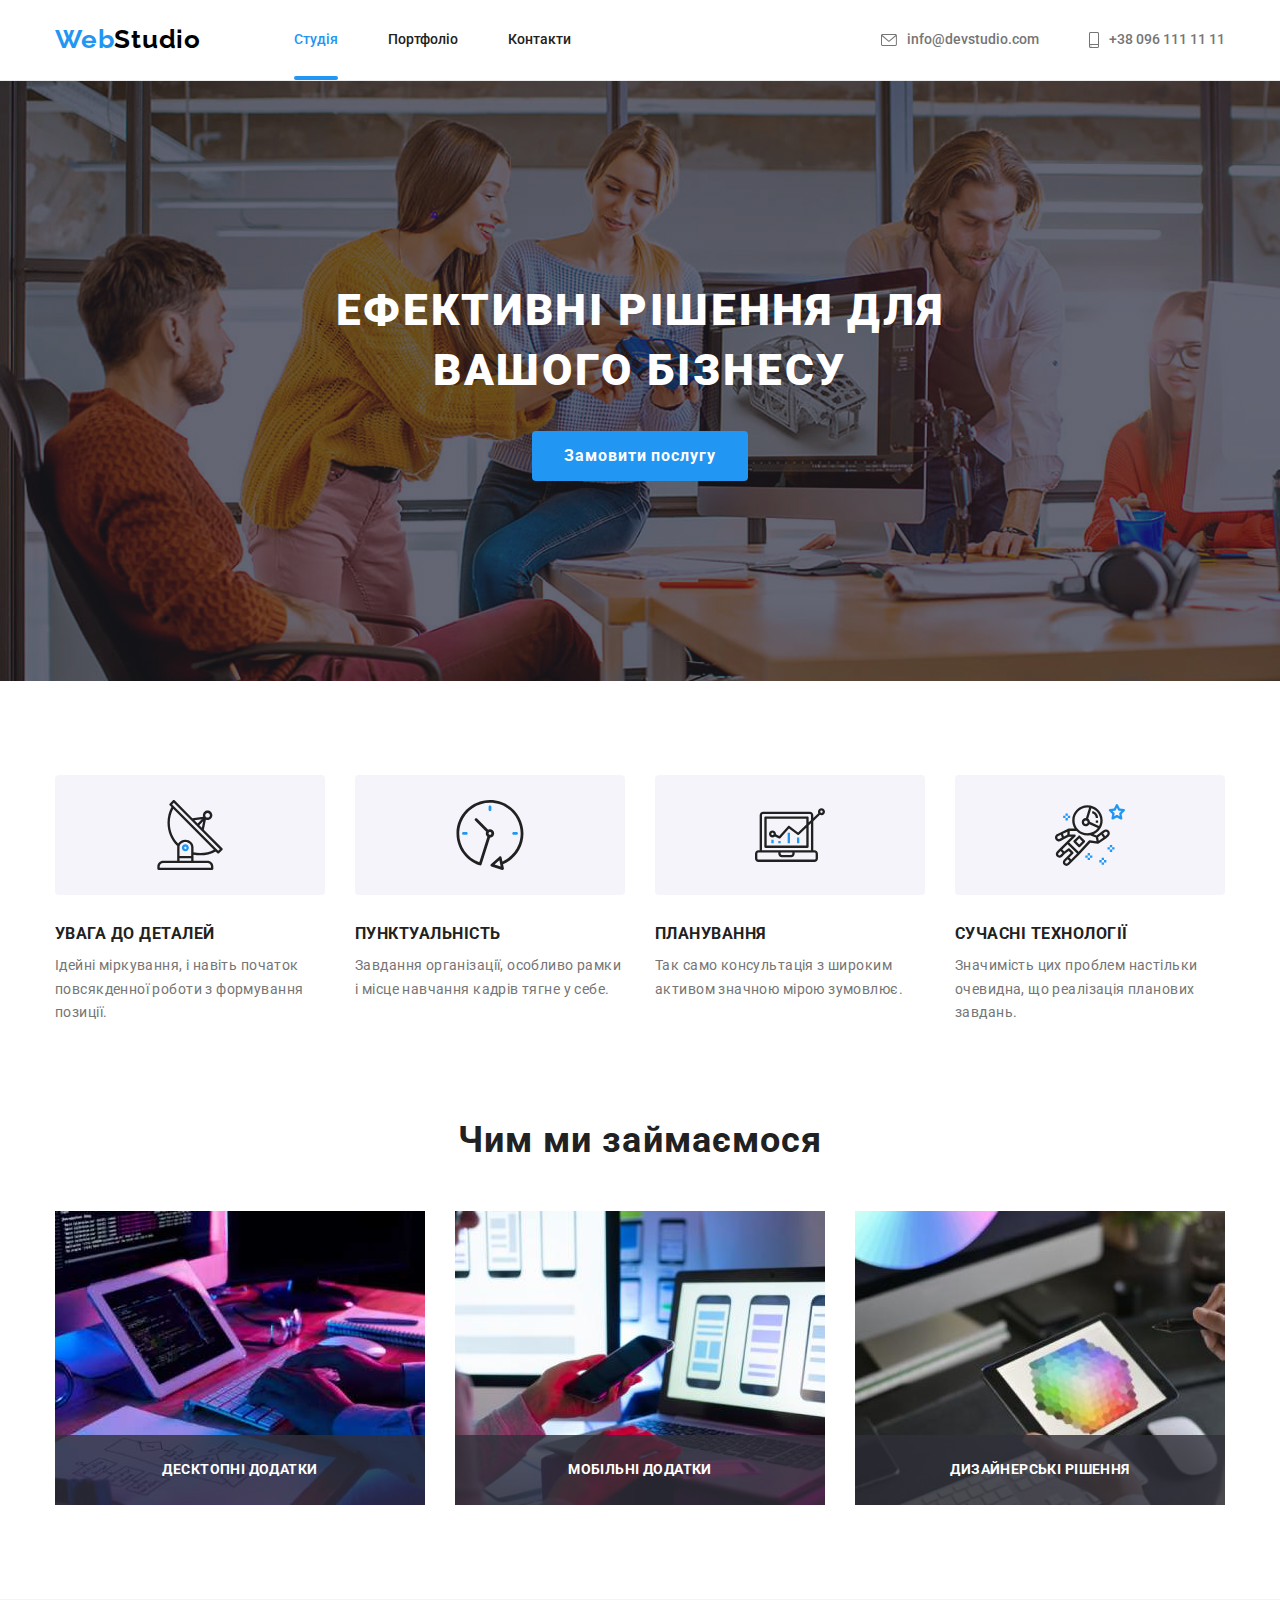
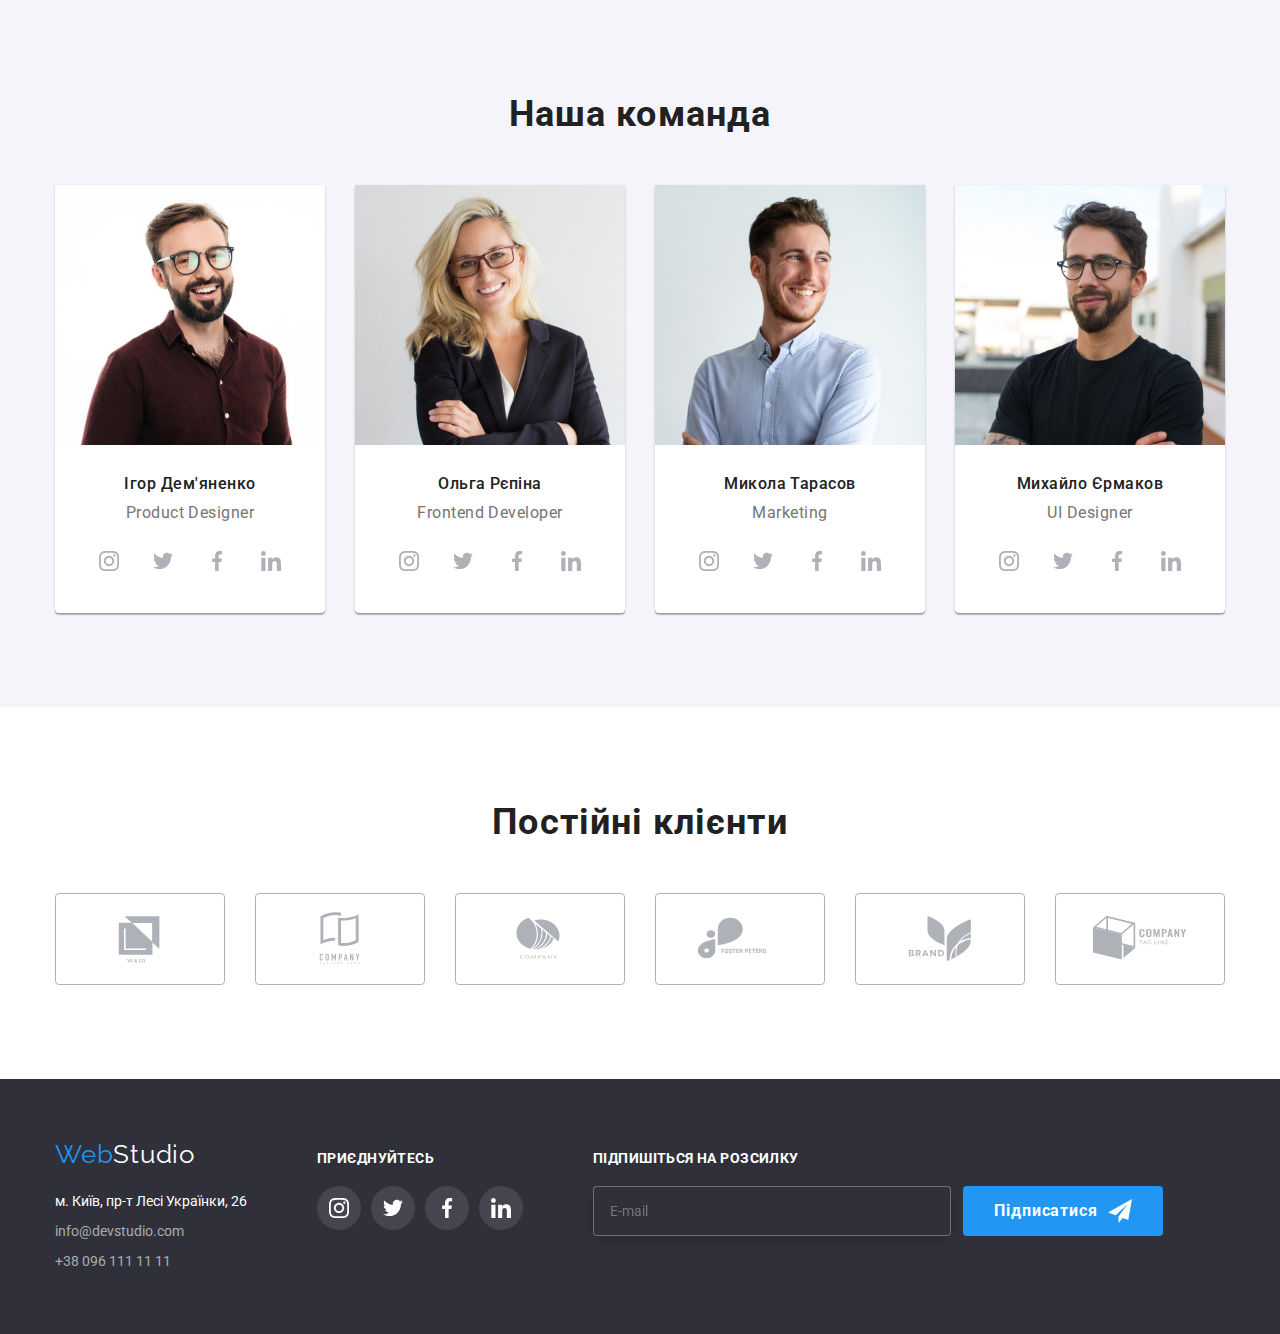
<file: index.html>
<!DOCTYPE html>
<html lang="uk">
<head>
    <meta charset="UTF-8">
    <meta http-equiv="X-UA-Compatible" content="IE=edge">
    <meta name="viewport" content="width=device-width, initial-scale=1.0">
    <title>Document</title>
    <link rel="stylesheet" href="https://cdnjs.cloudflare.com/ajax/libs/modern-normalize/1.1.0/modern-normalize.min.css">
    <link rel="stylesheet" href="./css/main.min.css">
    <link rel="preconnect" href="https://fonts.googleapis.com">
    <link rel="preconnect" href="https://fonts.gstatic.com" crossorigin>
    <link href="https://fonts.googleapis.com/css2?family=Raleway:wght@700&family=Roboto:wght@400;500;700&display=swap"
        rel="stylesheet">
</head>
<body>
    <header class="header">
        <div class="container header__conteiner">
        <nav class="header__nav">
         <a class="header-logo" href="/">
            Web<span class="header__logo-second">Studio</span>
        </a>
        <ul class="header__menu">
            <li class="header__nav">
                <a class="header__nav header__nav--current" href="#">Студія</a>
            </li>
            <li>
                <a class="header__nav" href="./portfolio.html">Портфоліо</a>
            </li>
            <li>
                <a class="header__nav" href="#">Контакти</a>
            </li>
        </ul>
        </nav>
        <ul class="header__kontakt">
        <li>
            <a class="header__link" href="info@devstudio.com">
                <svg class="header__icon" width="16" height="12">
                    <use href="./images/icons.svg#icon-envelope"></use>
                </svg>info@devstudio.com</a>
        </li>
        <li>
            <a class="header__link" href="+380961111111">
                <svg class="header__icon" width="10" height="16">
                    <use href="./images/icons.svg#icon-smartphone"></use>
                </svg>+38 096 111 11 11</a>
        </li>
        </ul>
    </div>
    </header>
    <main>
<section class="primary">
<div class="container"> 
    <h1 class="primary__title">Ефективні рішення для вашого бізнесу</h1>
    <button class="primery__button" type="button" data-modal-open>Замовити послугу</button>
</div>
</section>
<section class="value section">
    <div class="container">
    <ul class="value__text"> 
        <li class="value__content">
            <div class="value__img">
            <svg class="value__icon" width="70" height="70">
                <use href="./images/icons.svg#icon-antenna"></use>
            </svg>
            </div>
            <h3 class="value__sabtitle">УВАГА ДО ДЕТАЛЕЙ</h3>
            <p class="value__rede">Ідейні міркування, і навіть початок повсякденної роботи з формування позиції.</p>
        </li>
        <li class="value__content">
            <div class="value__img">
            <svg class="value__icon" width="70" height="70">
                <use href="./images/icons.svg#icon-clock"></use>
            </svg>
            </div>
            <h3 class="value__sabtitle">ПУНКТУАЛЬНІСТЬ</h3>
            <p class="value__rede">Завдання організації, особливо рамки і місце навчання кадрів тягне у себе.</p>
        </li>
        <li class="value__content">
            <div class="value__img">
            <svg class="value__icon" width="70" height="70">
                <use href="./images/icons.svg#icon-diagram"></use>
            </svg>
            </div>
            <h3 class="value__sabtitle">ПЛАНУВАННЯ</h3>
            <p class="value__rede">Так само консультація з широким активом значною мірою зумовлює.</p>
        </li>
        <li class="value__content">
            <div class="value__img">
            <svg class="value__icon" width="70" height="70">
                <use href="./images/icons.svg#icon-astronaut"></use>
            </svg>
            </div>
            <h3 class="value__sabtitle">СУЧАСНІ ТЕХНОЛОГІЇ</h3>
            <p class="value__rede">Значимість цих проблем настільки очевидна, що реалізація планових завдань.</p>
        </li>
    </ul>
    </div>
</section>
<section class="working section">
    <div class="container">
    <h2 class="section-title">Чим ми займаємося</h2>
    <ul class="working__pfoto-list">
        <li class="working__img">
            <img src="./images/box1.jpg" alt="man typing on keyboard" width="370"/>
            <p class="working__img-text">Десктопні додатки</p>
        </li>
        <li class="working__img">
            <img src="./images/box2.jpg" alt="someone is looking at the phone" width="370"/>
        <p class="working__img-text">Мобільні додатки</p>
        </li>
        <li class="working__img">
            <img src="./images/box3.jpg" alt="color chart on tablet" width="370"/>
        <p class="working__img-text">Дизайнерські рішення</p>
        </li>
    </ul>
    </div>
</section>
<section class="team">
    <div class="container">
    <h2 class="section-title">Наша команда</h2>
    <ul class="team__list">
        <li class="team__card"><img src="./images/img4).jpg" alt="Product Designer" width="270"/>
            <h3 class="team__subject">Ігор Дем'яненко</h3>
        <p class="team__text">Product Designer</p>
    <ul class="social">
        <li>
            <a href="" class="social__link">
             <svg class="social__icon" width="20" height="20">
             <use href="./images/icons.svg#icon-instagram"></use>
         </svg>
        </a></li>
        <li>
            <a href="" class="social__link">
             <svg class="social__icon" width="20" height="20">
             <use href="./images/icons.svg#icon-twitter"></use>
         </svg>
        </a></li>
        <li>
            <a href="" class="social__link">
             <svg class="social__icon" width="20" height="20">
             <use href="./images/icons.svg#icon-facebook"></use>
         </svg>
            </a></li>
        <li>
            <a href="" class="social__link">
        <svg class="social__icon" width="20" height="20">
            <use href="./images/icons.svg#icon-linkedin"></use>
        </svg>
            </a></li>
    </ul>
        </li>
        <li class="team__card"><img src="./images/img1.jpg" alt="Frontend Developer" width="270"/>
        <h3 class="team__subject">Ольга Рєпіна</h3>
        <p class="team__text"> Frontend Developer</p>
    <ul class="social">
        <li>
        <a href="" class="social__link">
        <svg class="social__icon" width="20" height="20">
            <Use href="./images/icons.svg#icon-instagram"></Use>
        </svg>
        </a></li>
        <li>
            <a href="" class="social__link">
                <svg class="social__icon" width="20" height="20">
                    <use href="./images/icons.svg#icon-twitter">
                </use></svg>
            </a></li>
        <li>
            <a href="" class="social__link">
                <svg class="social__icon" width="20" height="20">
                    <use href="./images/icons.svg#icon-facebook"></use>
                </svg>
            </a></li>
        <li>
            <a href="" class="social__link">
                 <svg class="social__icon" width="20" height="20">
                    <use href="./images/icons.svg#icon-linkedin"></use>
                 </svg>
            </a></li>
    </ul>
        </li>
        <li class="team__card"><img src="./images/img2.jpg" alt="Marketing" width="270"/>
        <h3 class="team__subject">Микола Тарасов</h3>
        <p class="team__text">Marketing</p>
    <ul class="social">
        <li>
            <a href="" class="social__link">
                <svg class="social__icon" width="20" height="20">
                    <use href="./images/icons.svg#icon-instagram"></use>
                </svg>
            </a></li>
        <li>
            <a href="" class="social__link">
                <svg class="social__icon" width="20" height="20">
                    <use href="./images/icons.svg#icon-twitter"></use>
                </svg>
            </a></li>
        <li>
            <a href="" class="social__link">
                <svg class="social__icon" width="20" height="20"> 
                    <use href="./images/icons.svg#icon-facebook"></use>
                </svg>
            </a></li>
        <li>
            <a href="" class="social__link">
                <svg class="social__icon" width="20" height="20">
                    <use href="./images/icons.svg#icon-linkedin"></use>
                </svg>
            </a></li>
    </ul>
        </li>
        <li class="team__card"><img src="./images/img3.jpg" alt="UI Designer" width="270"/>
        <h3 class="team__subject">Михайло Єрмаков</h3>
        <p class="team__text">UI Designer</p>
    <ul class="social">
        <li>
            <a href="" class="social__link">
                <svg class="social__icon" width="20" height="20">
                    <use href="./images/icons.svg#icon-instagram"></use>
                </svg>
            </a>
        </li>
        <li>
            <a href="" class="social__link">
                <svg class="social__icon" width="20" height="20">
                    <use href="./images/icons.svg#icon-twitter"></use>
                </svg>
            </a>
        </li>
        <li>
            <a href="" class="social__link">
                <svg class="social__icon" width="20" height="20">
                    <use href="./images/icons.svg#icon-facebook"></use>
                </svg>
            </a>
        </li>
        <li>
            <a href="" class="social__link">
                <svg class="social__icon" width="20" height="20">
                    <use href="./images/icons.svg#icon-linkedin"></use>
                </svg>
            </a>
        </li>
    </ul>
        </li>
    </ul>
    </div>
    </section>
<section class="clients">
    <div class="container">
        <h2 class="section-title">Постійні клієнти</h2>
<ul class="client__list">
    <li class="client__card">
        <a href="" class="client__link">
            <svg class="client__icon" width="106" height="60">
                <use href="./images/icons.svg#icon-Logo-6-1"></use>
            </svg>
        </a></li>
    <li class="client__card">
        <a href="" class="client__link">
            <svg class="client__icon" width="106" height="60">
                <use href="./images/icons.svg#icon-Logo-7-1"></use>
            </svg>
        </a></li>
    <li class="client__card">
        <a href="" class="client__link">
            <svg class="client__icon" width="106" height="60">
                <use href="./images/icons.svg#icon-Logo-8-1"></use>
            </svg>
        </a></li>
    <li class="client__card">
        <a href="" class="client__link">
            <svg class="client__icon" width="106" height="60">
                <use href="./images/icons.svg#icon-Logo-9-1"></use>
            </svg>
        </a></li>
    <li class="client__card">
        <a href="" class="client__link">
            <svg class="client__icon" width="106" height="60">
                <use href="./images/icons.svg#icon-Logo-10-1"></use>
            </svg>
        </a></li>
    <li class="client__card">
        <a href="" class="client__link">
            <svg class="client__icon" width="106" height="60">
                <use href="./images/icons.svg#icon-Logo-11-1"></use>
            </svg>
        </a></li>
</ul>
    </div>
</section>
    </main>
<footer class="footer"> 
    <div class="footer__all container">
    <div class="footer__container-adress">
<a class="footer__link" href="/">Web<span class="footer__logo-second">Studio</span></a>
<address>
    <ul>
        <li class="footer__address"><a class="footer__link-address" href="/">м. Київ, пр-т Лесі Українки, 26</a></li>
        <li class="footer__address"><a class="footer__link-information" href="info@devstudio.com">info@devstudio.com</a></li>
        <li class="footer__address"><a class="footer__link-information" href="+380961111111">+38 096 111 11 11</a></li>
    </ul>
</address>
    </div>
    <div class="footer__social">
    <p class="footer__text-net">Приєднуйтесь</p>
    <ul class="footer__social-list"> 
        <li>
            <a href="" class="footer__social-link">
                <svg class="footer__icon" width="20" height="20">
                    <use href="./images/icons.svg#icon-instagram"></use>
                </svg>
            </a>
        </li>
        <li>
            <a href="" class="footer__social-link">
                <svg class="footer__icon" width="20" height="20">
                    <use href="./images/icons.svg#icon-twitter"></use>
                </svg>
            </a>
        </li>
        <li>
            <a href="" class="footer__social-link">
                <svg class="footer__icon" width="20" height="20">
                    <use href="./images/icons.svg#icon-facebook"></use>
                </svg>
            </a>
        </li>
        <li>
            <a href="" class="footer__social-link">
                <svg class="footer__icon" width="20" height="20">
                    <use href="./images/icons.svg#icon-linkedin"></use>
                </svg>
            </a>
        </li>
    </ul>
    </div>

<form name="form-footer" class="form__footer-one">
         <div class="form__footer-two">
             <label class="footer__subs-label" for="write-mail">Підпишіться на розсилку</label>
         <input class="footer__subs-input" type="email" id="write-mail" name="write-mail" placeholder="E-mail">
         </div>
        <button type="submit" class="button-footer">
                Підписатися
        <svg class="button__footer-icon" width="24" height="24">
            <use href="./images/icons.svg#icon-icon-send"></use>
        </svg>
    </button>
</form>
            </div>

    </footer>
   
<div class="model-backdrop is-hidden" data-modal>
    <div class="main__model">
    <button type="button" class="model__close" data-modal-close>
        <svg class="model__icon" width="11" height="11">
            <use href="./images/icons.svg#icon-vector"></use>
        </svg>
    </button>
    <p class="model__title-form">Залиште свої дані, ми вам передзвонимо</p>
    
<form name="contact-form">
    <label class="model__form-label" for="persone-name">Ім'я</label>
    <div class="form__control">
    <input class="form__input" 
    id="persone-name"
     type="text" 
     name="persone-name">
<svg class="icon__form" width="18" height="18">
    <use href="./images/icons.svg#icon-person-"></use>
</svg>
</div>

<label class="model__form-label" for="persone-pfone">Телефон</label>
<div class="form__control">
    <input class="form__input" 
    id="persone-pfone" 
    type="tel" 
    name="persone-pfone">
    <svg class="icon__form" width="18" height="18">
        <use href="./images/icons.svg#icon-phone-1"></use>
    </svg>
</div>

<label class="model__form-label" for="persone-mail">Пошта</label>
<div class="form__control">
    <input class="form__input" 
    id="persone-mail" 
    type="email" 
    name="persone-mail">
    <svg class="icon__form" width="18" height="18">
        <use href="./images/icons.svg#icon-email-"></use>
    </svg>
</div>

<label class="model__form-label" for="persone-comment">Коментар</label>
<textarea class="model__textarea" 
id="persone-comment" 
name="persone-comment"
placeholder="Введіть текст">
</textarea>


<label class="model__checkbox-label" 
for="terms-checkbox">
<input 
class="model__checkbox-input visually-hidden" 
id="terms-checkbox" 
type="checkbox" 
name="terms-checkbox">
<span class="model__checkbox-img">
    <svg class="model__icon-checkbox" width="16" height="15">
        <use href="./images/icons.svg#icon-vector2"></use>
    </svg>
</span>
Погоджуюся з розсилкою та приймаю<a href="#" class="model__license-link">Умови договору</a>
</label>
<button type="submit" class="model__button-form">Відправити</button>
</form>
</div>
</div>
 
    <script src="./js/modal.js"></script>
</body>
</html>
</file>
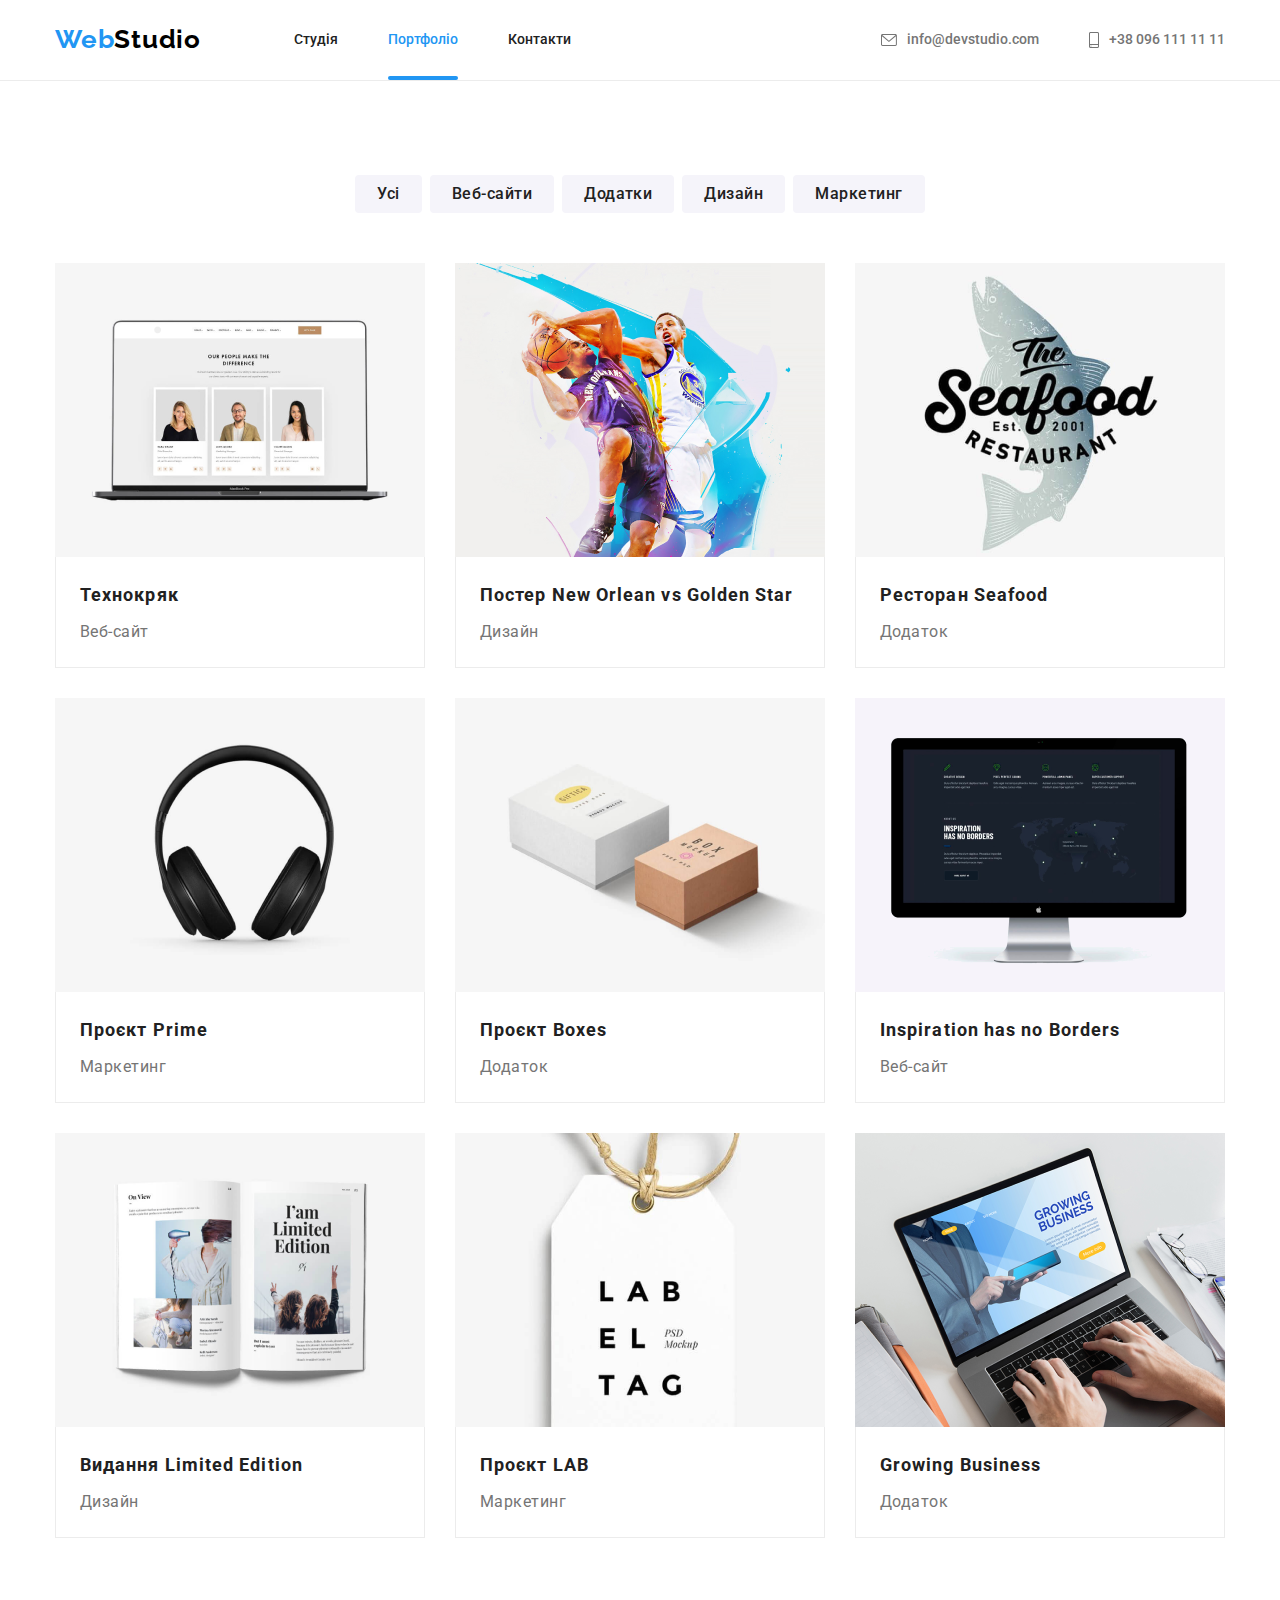
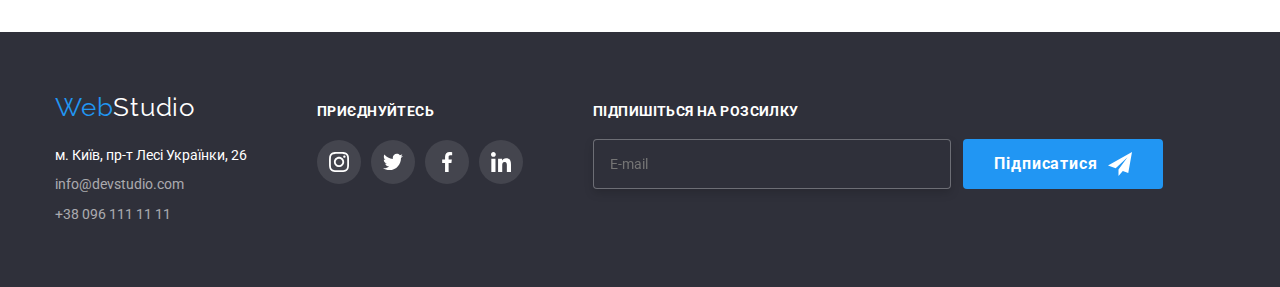
<file: portfolio.html>
<!DOCTYPE html>
<html lang="uk">

<head>
    <meta charset="UTF-8">
    <meta http-equiv="X-UA-Compatible" content="IE=edge">
    <meta name="viewport" content="width=device-width, initial-scale=1.0">
    <title>Document</title>
    <link rel="stylesheet" href="https://cdnjs.cloudflare.com/ajax/libs/modern-normalize/1.1.0/modern-normalize.min.css">
    <link rel="stylesheet" href="./css/styles.css">
    <link rel="stylesheet" href="./css/main.min.css">
    <link rel="preconnect" href="https://fonts.googleapis.com">
    <link rel="preconnect" href="https://fonts.gstatic.com" crossorigin>
    <link href="https://fonts.googleapis.com/css2?family=Raleway:wght@700&family=Roboto:wght@400;500;700&display=swap"
        rel="stylesheet">
</head>

<body>
    <header class="header">
    <div class="container header__conteiner">
        <nav class="header__nav">
        <a class="header-logo" href="/">Web<span class="header__logo-second">Studio</span></a>
        <ul class="header__menu">
            <li>
                <a class="header__nav " href="./index.html">Студія</a>
            </li>
            <li>
                <a class="header__nav header__nav--current" href="#">Портфоліо</a>
            </li>
            <li>
                <a class="header__nav" href="#">Контакти</a>
            </li>
        </ul>
        </nav>
        <ul class="header__kontakt">
            <li>
                <a class="header__link" href="info@devstudio.com">
                    <svg class="header__icon" width="16" height="12">
                        <use href="./images/icons.svg#icon-envelope"></use>
                    </svg>info@devstudio.com</a>
            </li>
            <li>
                <a class="header__link" href="+380961111111">
                    <svg class="header__icon" width="10" height="16">
                        <use href="./images/icons.svg#icon-smartphone"></use>
                    </svg>+38 096 111 11 11</a>
            </li>
        </ul>
    </div>
    </header>
    <main>
        <section class="portfolio">
        <div class="container">
        <ul class="portfolio-menu">
            <li>
            <button  class="portfolio__button" type="button">Усі</button>
            </li>
            <li>
                <button class="portfolio__button" type="button">Веб-сайти</button>
            </li>
            <li>
                <button  class="portfolio__button" type="button">Додатки</button>
            </li>
            <li>
                <button class="portfolio__button" type="button">Дизайн</button>
            </li>
            <li>
                <button class="portfolio__button" type="button">Маркетинг</button>
            </li>
        </ul>
        <h1 class="visually-hidden">Наші роботи</h1>
        <ul class="portfolio-card">
            <li class="portfolio-container"><a class="portfolio__link" href="#">
                <div class="portfolio__img"> <img  src="./images/portfolio1.jpg.png" alt="tehnohryak" width="370"  />
                    <p class="portfolio__description">Ресурс пропонує комплексні пропозиції з різним рівнем функціоналу та сервісів. Все це дозволить відвідувачу
                        отримати
                        вичерпні відомості про компанію чи приватну особу.
                    </p>
                    </div>
                <div class="portfolio__text">
                <h3 class="portfolio__title">Технокряк</h3>
                <p class="portfolio__name">Веб-сайт</p>
            </div>
                </a>
            </li>
            <li class="portfolio-container">
                <a class="portfolio__link" href="#">
                    <div class="portfolio__img">
                    <img src="./images/portfolio2.jpg.png" alt="New Orlean vs Golden Star" width="370" />
                <p class="portfolio__description">Ресурс пропонує комплексні пропозиції з різним рівнем функціоналу та сервісів. Все це
                    дозволить відвідувачу
                    отримати
                    вичерпні відомості про компанію чи приватну особу.
                </p>
                </div>
                    <div class="portfolio__text">
                <h3 class="portfolio__title">Постер New Orlean vs Golden Star</h3>
                <p class="portfolio__name">Дизайн</p>
                </div>
                </a>
            </li>
            <li class="portfolio-container">
                <a class="portfolio__link" href="#">
                    <div class="portfolio__img">
                    <img src="./images/portfolio3.jpg.png" alt="restaurant Seafood" width="370" />
                <p class="portfolio__description">Ресурс пропонує комплексні пропозиції з різним рівнем функціоналу та сервісів. Все це
                    дозволить відвідувачу
                    отримати
                    вичерпні відомості про компанію чи приватну особу.
                </p>
                </div>
                    <div class="portfolio__text">
                <h3 class="portfolio__title">Ресторан Seafood</h3>
                <p class="portfolio__name">Додаток</p>
                </div>
                </a>
            </li>
            <li class="portfolio-container">
            <a class="portfolio__link" href="#">
            <div class="portfolio__img">
                <img src="./images/portfolio4.jpg.png" alt="project Prime" width="370" />
                <p class="portfolio__description">Ресурс пропонує комплексні пропозиції з різним рівнем функціоналу та сервісів. Все це
                    дозволить відвідувачу
                    отримати
                    вичерпні відомості про компанію чи приватну особу.
                </p>
                </div>
                <div class="portfolio__text">
                <h3 class="portfolio__title">Проєкт Prime</h3>
                <p class="portfolio__name">Маркетинг</p>
                </div>
                </a>
            </li>
            <li class="portfolio-container">
                <a class="portfolio__link" href="#">
                <div class="portfolio__img">
                    <img src="./images/portfolio5.jpg.png" alt="project Boxes" width="370" />
                <p class="portfolio__description">Ресурс пропонує комплексні пропозиції з різним рівнем функціоналу та сервісів. Все це
                    дозволить відвідувачу
                    отримати
                    вичерпні відомості про компанію чи приватну особу.
                </p>
                </div>
                    <div class="portfolio__text">
                <h3 class="portfolio__title">Проєкт Boxes</h3>
                <p class="portfolio__name">Додаток</p>
                </div>
                </a>
            </li>
             <li class="portfolio-container">
                <a class="portfolio__link" href="#">
                <div class="portfolio__img">
                    <img src="./images/portfolio6.jpg.png" alt="Inspiration has no Borders" width="370" />
                <p class="portfolio__description">Ресурс пропонує комплексні пропозиції з різним рівнем функціоналу та сервісів. Все це
                    дозволить відвідувачу
                    отримати
                    вичерпні відомості про компанію чи приватну особу.
                </p>
                </div>
                    <div class="portfolio__text">
                <h3 class="portfolio__title">Inspiration has no Borders</h3>
                <p class="portfolio__name">Веб-сайт</p>
                </div>
                </a>
            </li>
            <li class="portfolio-container">
                <a class="portfolio__link" href="#">
                <div class="portfolio__img">
                    <img src="./images/portfolio7.jpg.png" alt="edition Limited Edition" width="370" />
            <p class="portfolio__description">Ресурс пропонує комплексні пропозиції з різним рівнем функціоналу та сервісів. Все це
                дозволить відвідувачу
                отримати
                вичерпні відомості про компанію чи приватну особу.
            </p>
            </div>
                    <div class="portfolio__text">
                <h3 class="portfolio__title">Видання Limited Edition</h3>
                <p class="portfolio__name">Дизайн</p>
                </div>
                </a>
            </li>
            <li class="portfolio-container">
                <a class="portfolio__link" href="#">
                    <div class="portfolio__img">
                    <img src="./images/portfolio8.jpg.png" alt="project lab" width="370" />
                <p class="portfolio__description">Ресурс пропонує комплексні пропозиції з різним рівнем функціоналу та сервісів. Все це
                    дозволить відвідувачу
                    отримати
                    вичерпні відомості про компанію чи приватну особу.
                </p>
                </div>
                    <div class="portfolio__text">
                <h3 class="portfolio__title">Проєкт LAB</h3>
                <p class="portfolio__name">Маркетинг</p>
                </div>
                </a>
            </li>
            <li class="portfolio-container">
                <a class="portfolio__link" href="#">
                    <div class="portfolio__img">
                    <img src="./images/portfolio9.jpg.png" alt="Growing Business" width="370" />
                <p class="portfolio__description">Ресурс пропонує комплексні пропозиції з різним рівнем функціоналу та сервісів. Все це
                    дозволить відвідувачу
                    отримати
                    вичерпні відомості про компанію чи приватну особу.
                </p>
                </div>
                    <div class="portfolio__text">
                <h3 class="portfolio__title">Growing Business</h3>
                <p class="portfolio__name">Додаток</p>
                </div>
                </a>
            </li>
        </ul>
        </div>
        </section>
    </main>
<footer class="footer">
    <div class="footer__all container">
        <div class="footer__container-adress">
            <a class="footer__link" href="/">Web<span
                    class="footer__logo-second">Studio</span></a>
            <address>
                <ul>
                    <li class="footer__address"><a class="footer__link-address" href="/">м. Київ, пр-т Лесі Українки, 26</a>
                    </li>
                    <li class="footer__address"><a class="footer__link-information"
                            href="info@devstudio.com">info@devstudio.com</a></li>
                    <li class="footer__address"><a class="footer__link-information" href="+380961111111">+38 096 111 11 11</a>
                    </li>
                </ul>
            </address>
        </div>
        <div class="footer__social">
            <p class="footer__text-net">Приєднуйтесь</p>
            <ul class="footer__social-list">
                <li>
                    <a href="" class="footer__social-link">
                        <svg class="footer__icon" width="20" height="20">
                            <use href="./images/icons.svg#icon-instagram"></use>
                        </svg>
                    </a>
                </li>
                <li>
                    <a href="" class="footer__social-link">
                        <svg class="footer__icon" width="20" height="20">
                            <use href="./images/icons.svg#icon-twitter"></use>
                        </svg>
                    </a>
                </li>
                <li>
                    <a href="" class="footer__social-link">
                        <svg class="footer__icon" width="20" height="20">
                            <use href="./images/icons.svg#icon-facebook"></use>
                        </svg>
                    </a>
                </li>
                <li>
                    <a href="" class="footer__social-link">
                        <svg class="footer__icon" width="20" height="20">
                            <use href="./images/icons.svg#icon-linkedin"></use>
                        </svg>
                    </a>
                </li>
            </ul>

        </div>
<form name="form-footer" class="form__footer-one">
        <div class="form__footer-two">
            <label class="footer__subs-label" for="write-mail">Підпишіться на розсилку</label>
            <input class="footer__subs-input" type="email" id="write-mail" name="write-mail" placeholder="E-mail">
        </div>
            <button type="submit" class="button-footer">
                Підписатися
                <svg class="button__footer-icon" width="24" height="24">
                    <use href="./images/icons.svg#icon-icon-send"></use>
                </svg>
            </button>
</form>
    </div>
</footer>
</body>

</html>
</file>
<file: css/styles.css>

</file>
<file: css/main.min.css>
:root{--color-primary: #757575;--color-brand: #2196f3;--color-accent: #212121;--color-active: #188CE8;--color-secondary-section: #f5f5f5;--collo-button: #f5f4fA;--color-section: #2f303a;--color-container: #eeeeee;--color-background: #ffffff}body{color:var(--color-primary);font-size:14px;font-family:"Roboto",sans-serif;font-weight:400;background-color:var(--color-background)}ul{list-style-type:none}h1,h2,h3,h4,h5,h6,p,ul{padding:0;margin:0}img{display:block;max-width:100%;height:auto}.visually-hidden{position:absolute;white-space:nowrap;width:1px;height:1px;overflow:hidden;border:0;padding:0;clip:rect(0 0 0 0);-webkit-clip-path:inset(50%);clip-path:inset(50%);margin:-1px}.button-footer{display:flex;width:200px;height:50px;border:0;align-items:center;justify-content:center;font-weight:700;font-size:16px;line-height:1.88;letter-spacing:.06em;gap:10px;border-radius:4px;margin:0 auto;background-color:var(--color-brand);color:var(--color-background);cursor:pointer}.button__footer-icon{fill:var(--color-background)}.container{width:100%;max-width:1200px;margin:0 auto;padding:0 15px}.hero-container{display:flex;justify-content:center}.clients{display:flex;padding:94px 0 94px}.client__list{display:flex;gap:30px}.client__card{width:calc((100% - 15px)/6);display:flex}.client__link{width:170px;height:92px;display:flex;align-items:center;justify-content:center;border:1px solid;border-radius:4px;fill:#afb1b8;border-color:#afb1b8;transition:border-color 250ms,fill 250ms;transition-timing-function:cubic-bezier(0.4, 0, 0.2, 1)}.client__link:hover{border-color:var(--color-brand);fill:var(--color-brand)}.footer{background:var(--color-section);text-align:left;padding-top:60px;padding-bottom:60px}.footer__all{display:flex;gap:70px;align-items:baseline}.footer__link{text-decoration:none;color:var(--color-brand);line-height:1.2;font-family:Raleway;font-size:26px;letter-spacing:.03em;display:inline-block;margin-bottom:20px;display:block;text-align:left}.footer__address{text-align:left;display:block;margin-bottom:6px}.footer__address:last-child{margin-bottom:0}.footer__link-address{color:var(--color-background);text-decoration:none;font-weight:400;line-height:1.71;font-style:normal;transition:color 250ms;transition-timing-function:cubic-bezier(0.4, 0, 0.2, 1)}.footer__link-address:hover{color:var(--color-brand)}.footer__link-address:focus{color:var(--color-active)}.footer__link-address:active{color:var(--color-active)}.kontakt__footer{color:rgba(255,255,255,.6)}.footer__link-information{color:rgba(255,255,255,.6);text-decoration:none;font-weight:400;line-height:1.71;font-style:normal;transition:color 250ms;transition-timing-function:cubic-bezier(0.4, 0, 0.2, 1)}.footer__link-information:hover{color:var(--color-brand)}.footer__link-information:focus{color:var(--color-active)}.footer__link-information:active{color:var(--color-active)}.footer__social{width:206px;height:80px}.footer__text-net{color:var(--color-background);text-transform:uppercase;line-height:1.17;font-size:14px;font-weight:700;letter-spacing:.03em;padding:0;width:116px;margin:0 auto 20px 0}.footer__social-list{display:flex;gap:10px}.footer__social-link{height:44px;width:44px;display:flex;align-items:center;justify-content:center;border-radius:50%;cursor:pointer;background-color:rgba(255,255,255,.1);transition:background-color 250ms;transition-timing-function:cubic-bezier(0.4, 0, 0.2, 1)}.footer__social-link:hover{background-color:var(--color-brand)}.footer__icon{fill:var(--color-background)}.form__footer-one{display:flex;align-items:flex-end;gap:12px;justify-content:center}.footer__subs-label{display:block;margin-bottom:20px;color:var(--color-background);text-transform:uppercase;font-weight:700;font-size:14px;line-height:1.15;letter-spacing:.03em}.footer__subs-input{width:358px;height:50px;padding:15px 16px;outline:none;border:1px solid rgba(255,255,255,.3);border-radius:4px;color:rgba(255,255,255,.6);filter:drop-shadow(0px 4px 4px rgba(0, 0, 0, 0.15));background-color:var(--color-section)}.header{padding:24px 0 25px 0;border:1px;border-color:#ececec;border-bottom-style:solid}.header__conteiner{display:flex;align-items:center}.header__nav{flex-grow:1;display:flex;align-items:center}.header__menu{display:flex;gap:50px;margin-left:93px}.header__nav{position:relative;color:var(--color-accent);text-decoration:none;line-height:1.14;font-weight:500;transition:color 250ms;transition-timing-function:cubic-bezier(0.4, 0, 0.2, 1)}.header__nav:hover{color:var(--color-brand)}.header__nav:focus{color:var(--color-brand);font-weight:500}.header__nav:active{color:var var(--color-brand);font-weight:500}.header__nav--current{color:var(--color-brand)}.header__nav--current::after{position:absolute;display:block;width:100%;height:4px;margin-top:76px;border-radius:2px;background-color:var(--color-brand);content:""}.header__icon{margin-right:10px;fill:currentColor}.header__kontakt{display:flex;gap:50px}.header__link{display:flex;align-items:center;color:var(--color-primary);text-decoration:none;line-height:1.17;font-weight:500;transition:color 250ms;transition-timing-function:cubic-bezier(0.4, 0, 0.2, 1)}.header__link:hover{color:var(--color-brand)}.header__link:focus{color:var(--color-active)}.header__link:active{color:var(--color-active)}.header-logo{color:var(--color-brand);text-decoration:none;line-height:1.2;font-family:Raleway;letter-spacing:.03em;font-weight:700;font-size:26px}.header__logo-second{color:#000}.footer__logo-second{color:var(--color-background)}.model-backdrop{position:fixed;top:0;left:0;width:100%;height:100%;z-index:1;background-color:rgba(0,0,0,.2);opacity:1;transition:opacity 250ms,visibility 250ms;transition-timing-function:cubic-bezier(0.4, 0, 0.2, 1)}.main__model{position:absolute;top:50%;left:50%;transform:translate(-50%, -50%) scale(1);width:528px;height:581px;background-color:var(--color-background);border-radius:4px;padding:40px;box-shadow:0px 1px 3px rgba(0,0,0,.12),0px 1px 1px rgba(0,0,0,.14),0px 2px 1px rgba(0,0,0,.2)}.is-hidden{opacity:0;visibility:hidden;pointer-events:none}.model__close{position:absolute;display:flex;align-items:center;justify-content:center;top:14px;right:14px;width:30px;height:30px;padding:6px;cursor:pointer;background-color:var(--color-background);border:1px solid rgba(0,0,0,.1);border-radius:50%}.model__close:hover{fill:var(--color-brand)}.model__close:focus{fill:var(--color-brand)}.model__icon{display:flex;align-items:center;justify-content:center;position:absolute}.form__control{position:relative;margin-bottom:10px}.form__control:focus-within .icon__form{fill:var(--color-brand)}.form__input{width:100%;height:40px;padding:14px 14px 14px 42px;border:1px solid rgba(33,33,33,.2);border-radius:4px;outline:none;color:var(--color-primary)}.form__input:focus{border-color:var(--color-brand)}.icon__form{position:absolute;top:50%;left:15px;transform:translateY(-50%);fill:#212121}.model__title-form{display:block;color:var(--color-accent);font-size:20px;line-height:1.15;font-weight:700;letter-spacing:.03em;text-align:center;margin-bottom:12px}.model__form-label{display:block;font-size:12px;line-height:1.16;letter-spacing:.01em;font-weight:400;margin-bottom:4px}.model__textarea{display:block;width:100%;height:120px;padding:12px 16px;border:1px solid rgba(33,33,33,.2);border-radius:4px;outline:none;font-size:12px;color:rgba(117,117,117,.5);font-weight:400;line-height:1.16;margin-bottom:20px;color:var(--color-primary)}.model__textarea:focus{border-color:var(--color-brand)}.model__checkbox-label{display:flex;align-items:center;font-size:14px;font-weight:400;line-height:1.7;letter-spacing:.03em;gap:8px;color:var(--color-primary);display:flex;justify-content:center;margin-bottom:30px}.model__checkbox-input{appearance:none;position:absolute;-webkit-appearance:none;-moz-appearance:none}.model__checkbox-input:checked+.model__checkbox-img{background-color:var(--color-brand);border:0}.model__checkbox-img{display:flex;align-items:center;width:16px;height:15px;border:2px solid var(--color-accent);border-radius:2px;background-color:var(--color-background)}.model__icon-checkbox{fill:var(--color-background)}.model__license-link{color:var(--color-brand)}.model__button-form{display:block;color:var(--color-background);background-color:var(--color-brand);margin:0 auto;padding:10px 52px;font-weight:700;letter-spacing:.06em;font-size:16px;line-height:1.88;border:0;text-align:center;font-family:inherit;cursor:pointer;width:200px;height:50px;border-radius:4px;box-shadow:0px 1px 3px rgba(0,0,0,.12),0px 1px 1px rgba(0,0,0,.14),0px 2px 1px rgba(0,0,0,.2)}.primary{margin:0 auto;background:var(--color-section);padding:200px 0 200px 0;text-align:center;width:100%;max-width:1600px;height:600px;align-content:center;background-image:linear-gradient(rgba(47, 48, 58, 0.4), rgba(47, 48, 58, 0.4)),url(../images/first.png);background-size:auto;background-repeat:no-repeat}.primary__title{color:var(--color-background);text-transform:uppercase;line-height:1.36;font-size:44px;font-weight:900;letter-spacing:.06em;padding:0;width:696px;margin:0 auto 30px auto;text-align:center}.primery__button{display:inline-block;color:var(--color-background);background-color:var(--color-brand);margin:0 auto;padding:10px 32px;font-weight:700;letter-spacing:.06em;font-size:16px;line-height:1.88;border:0;text-align:center;font-family:inherit;cursor:pointer;min-width:216px;border-radius:4px}.primery__button:hover{color:var(--color-background);background-color:var(--color-brand)}.primery__button:active{color:var(--color-background);background-color:var(--color-active)}.portfolio-menu{display:flex;justify-content:center;gap:8px;align-items:center;margin-bottom:50px}.portfolio__button{color:var(--color-accent);background-color:var(--collo-button);padding:6px 22px;border:0;line-height:1.62;font-size:16px;font-weight:500;letter-spacing:.03em;cursor:pointer;text-align:center;font-family:inherit;border-radius:4px;transition:background-color 250ms,color 250ms,box-shadow 250ms;transition-timing-function:cubic-bezier(0.4, 0, 0.2, 1)}.portfolio__button:hover{color:var(--color-background);background-color:var(--color-brand);box-shadow:0px 3px 1px rgba(0,0,0,.1),0px 1px 2px rgba(0,0,0,.08),0px 2px 2px rgba(0,0,0,.12)}.portfolio__button:active{color:var(--color-background);background-color:var(--color-active)}.portfolio{padding-bottom:94px;padding-top:94px}.portfolio-container{max-width:370px}.portfolio-card{display:flex;flex-wrap:wrap;gap:30px}.portfolio__link{display:block;text-decoration:none;transition:box-shadow 250ms;transition-timing-function:cubic-bezier(0.4, 0, 0.2, 1)}.portfolio__link:hover{box-shadow:0px 1px 1px rgba(0,0,0,.12),0px 4px 4px rgba(0,0,0,.06),1px 4px 6px rgba(0,0,0,.16)}.portfolio__link:hover .portfolio__description{transform:translateY(0)}.portfolio__img{position:relative;overflow:hidden}.portfolio__description{position:absolute;top:0;left:0;width:100%;height:100%;font-size:18px;font-weight:400;letter-spacing:.03em;line-height:1.55;text-align:left;padding:63px 24px;color:var(--color-background);background-color:rgba(33,150,243,.9);transform:translateY(100%);transition:transform 250ms;transition-timing-function:cubic-bezier(0.4, 0, 0.2, 1)}.portfolio__text{border:1px #ececec solid;padding:20px 24px 20px 24px;border-top:none}.portfolio__title{color:var(--color-accent);line-height:2;font-size:18px;font-weight:700;text-decoration:none;letter-spacing:.06em;text-align:left;margin-bottom:4px}.portfolio__name{color:var(--color-primary);line-height:1.88;font-weight:400;font-size:16px;letter-spacing:.03em;text-align:left}.section{padding-top:94px;padding-bottom:94px}.section:nth-child(2){padding-bottom:0}.section-title{margin-bottom:50px;color:var(--color-accent);line-height:1.17;font-size:36px;font-weight:700;letter-spacing:.03em;text-align:center}.social{display:flex;justify-content:center;gap:10px;padding-bottom:30px}.social__link{height:44px;width:44px;display:flex;align-items:center;justify-content:center;border-radius:50%;cursor:pointer;transition:background-color 250ms;transition-timing-function:cubic-bezier(0.4, 0, 0.2, 1)}.social__link:hover{background-color:var(--color-brand)}.social__link:hover .social__icon{fill:var(--color-background)}.social__icon{fill:#afb1b8;transition:fill 250ms;transition-timing-function:cubic-bezier(0.4, 0, 0.2, 1)}.team{background-color:var(--collo-button);padding:94px 0}.team__list{display:flex;gap:30px}.team__card{background-color:var(--color-background);display:block;max-width:100%;height:auto;border-radius:0px 0px 4px 4px;box-shadow:0px 1px 3px rgba(0,0,0,.12),0px 1px 1px rgba(0,0,0,.14),0px 2px 1px rgba(0,0,0,.2)}.team__subject{padding-top:30px;margin-bottom:10px;color:var(--color-accent);line-height:1.17;font-size:16px;font-weight:500;letter-spacing:.03em;text-align:center}.team__text{margin-bottom:16px;line-height:1.17;font-weight:400;font-size:16px;letter-spacing:.03em;text-align:center}.command__all{display:block;margin-bottom:30px}.value__text{display:flex;gap:30px}.value__content{width:270px;text-align:left}.value__img{display:flex;width:270px;height:120px;border-radius:4px;background-color:var(--collo-button);margin-bottom:30px;justify-content:center;align-items:center}.value__sabtitle{margin-bottom:10px;color:var(--color-accent);text-transform:uppercase;line-height:1.14;font-weight:700;letter-spacing:.03em}.value__rede{line-height:1.7;font-weight:400;letter-spacing:.03em}.working__pfoto-list{display:flex;gap:30px;margin-top:0}.working__img{position:relative}.working__img-text{position:absolute;display:flex;justify-content:center;align-items:center;width:100%;height:70px;font-size:14px;font-weight:700;letter-spacing:.03em;line-height:1.14;transform:translateY(-100%);color:var(--color-background);text-transform:uppercase;background-color:rgba(47,48,58,.8)}/*# sourceMappingURL=main.min.css.map */
</file>
